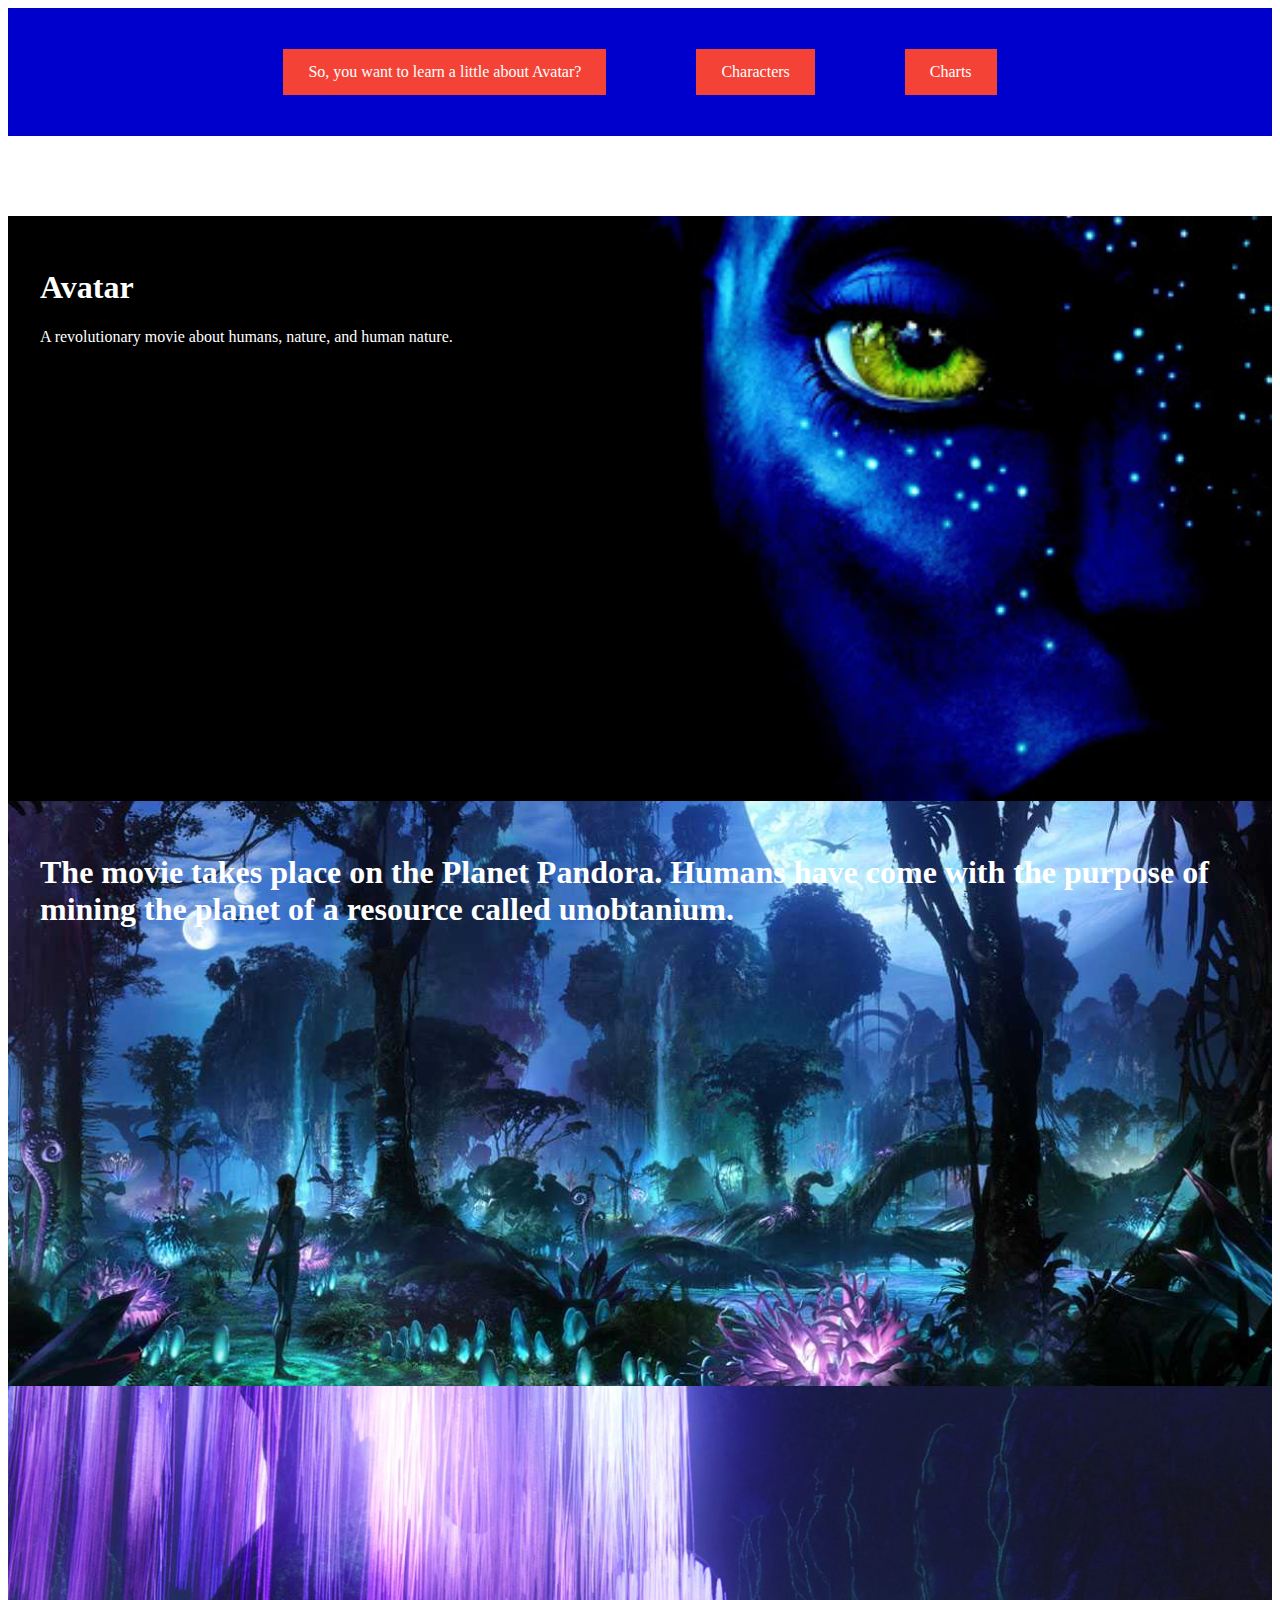
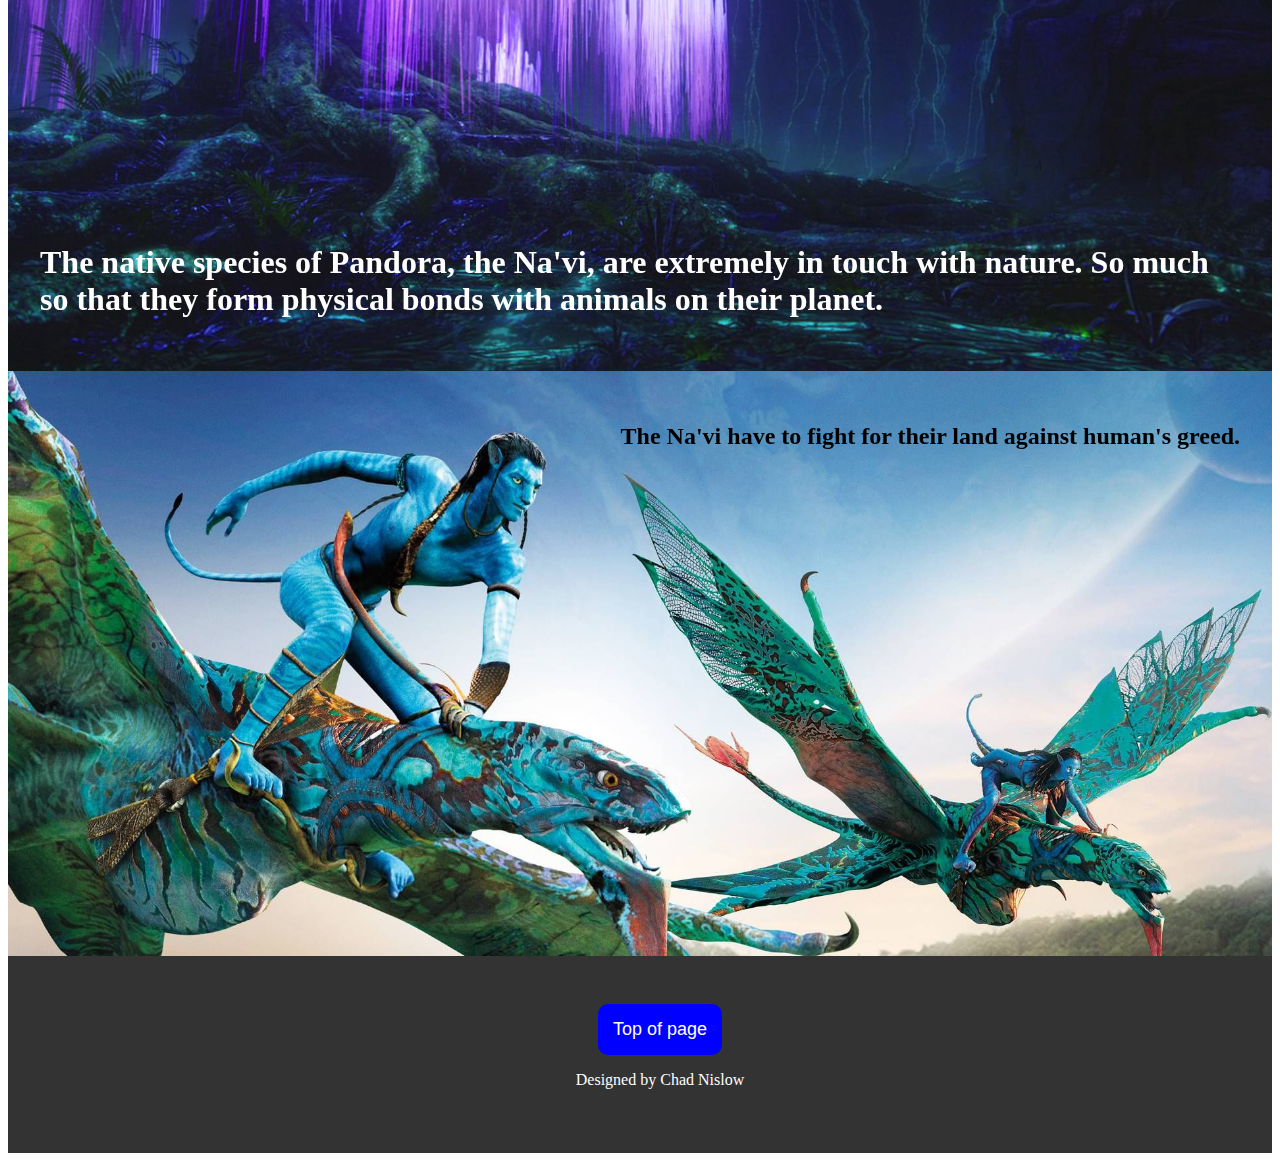
<file: index.html>
<!doctype html>
<html lang='en'>
    <head>
        <meta charset="utf-8">
        <meta http-equiv="x-ua-compatible" content="ie=edge">
        <title>Avatar</title>
        <meta name="description" content="">
        <meta name="viewport" content="width=device-width, initial-scale=1">
        <link href="https://fonts.googleapis.com/css?family=Open+Sans|Poppins&display=swap" rel="stylesheet">
        <link href="css/main.css" rel="stylesheet">
    </head>
    <body>

        <!-- Main Header -->
        <header>
          <nav id="nav-main">
            <ul>
              <!-- Home Link -->
              <li>
                <a href="index.html">
                  So, you want to learn a little about Avatar?
                </a>
            </li>
              <!-- Characters link -->
              <li>
                <a href="characters.html">
                  Characters
                </a>
              </li>
              <!-- Charts link -->
              <li>
                <a href="extra.html">
                  Charts
                </a>
              </li>
            </ul>
          </nav>
        </header>

        <!-- Main element -->
        <main>
          <section class="hero-container">
            <div class="hero-body">
              <h1>Avatar</h1>
              <p>A revolutionary movie about humans, nature, and human nature. </p>
            </div>
          </section>

          <section class="hero-container2">
            <div class="hero-body">
              <h1>The movie takes place on the Planet Pandora. Humans have come with the purpose of mining the planet of a resource called unobtanium. </h1>
            </div>
          </section>

          <section class="hero-container3">
            <div class="hero-body3">
              <h1>The native species of Pandora, the Na'vi, are extremely in touch with nature. So much so that they form physical bonds with animals on their planet. </h1>
            </div>
          </section>

          <section class="hero-container4">
            <div class="hero-body2">
              <h2>The Na'vi have to fight for their land against human's greed. </h2>
            </div>
          </section>          

        </main>

        <!-- Main Footer -->
        <footer>
          <nav id="nav-footer">
            <ul>
            <button type="button" onclick="topFunction()" class="myBtn" title="Go to top">
                Top of page
            </button>
            <p class="author">Designed by Chad Nislow</p>
            </ul>
          </nav>
        </footer>

        <script src="https://code.jquery.com/jquery-3.2.1.min.js" integrity="sha256-hwg4gsxgFZhOsEEamdOYGBf13FyQuiTwlAQgxVSNgt4=" crossorigin="anonymous"></script>
        <script>
          // When the user clicks on the button, scroll to the top of the document
          function topFunction() {
            document.body.scrollTop = 0; // For Safari
            document.documentElement.scrollTop = 0; // For Chrome, Firefox, IE and Opera
          }
        </script>
    </body>
</html>
</file>
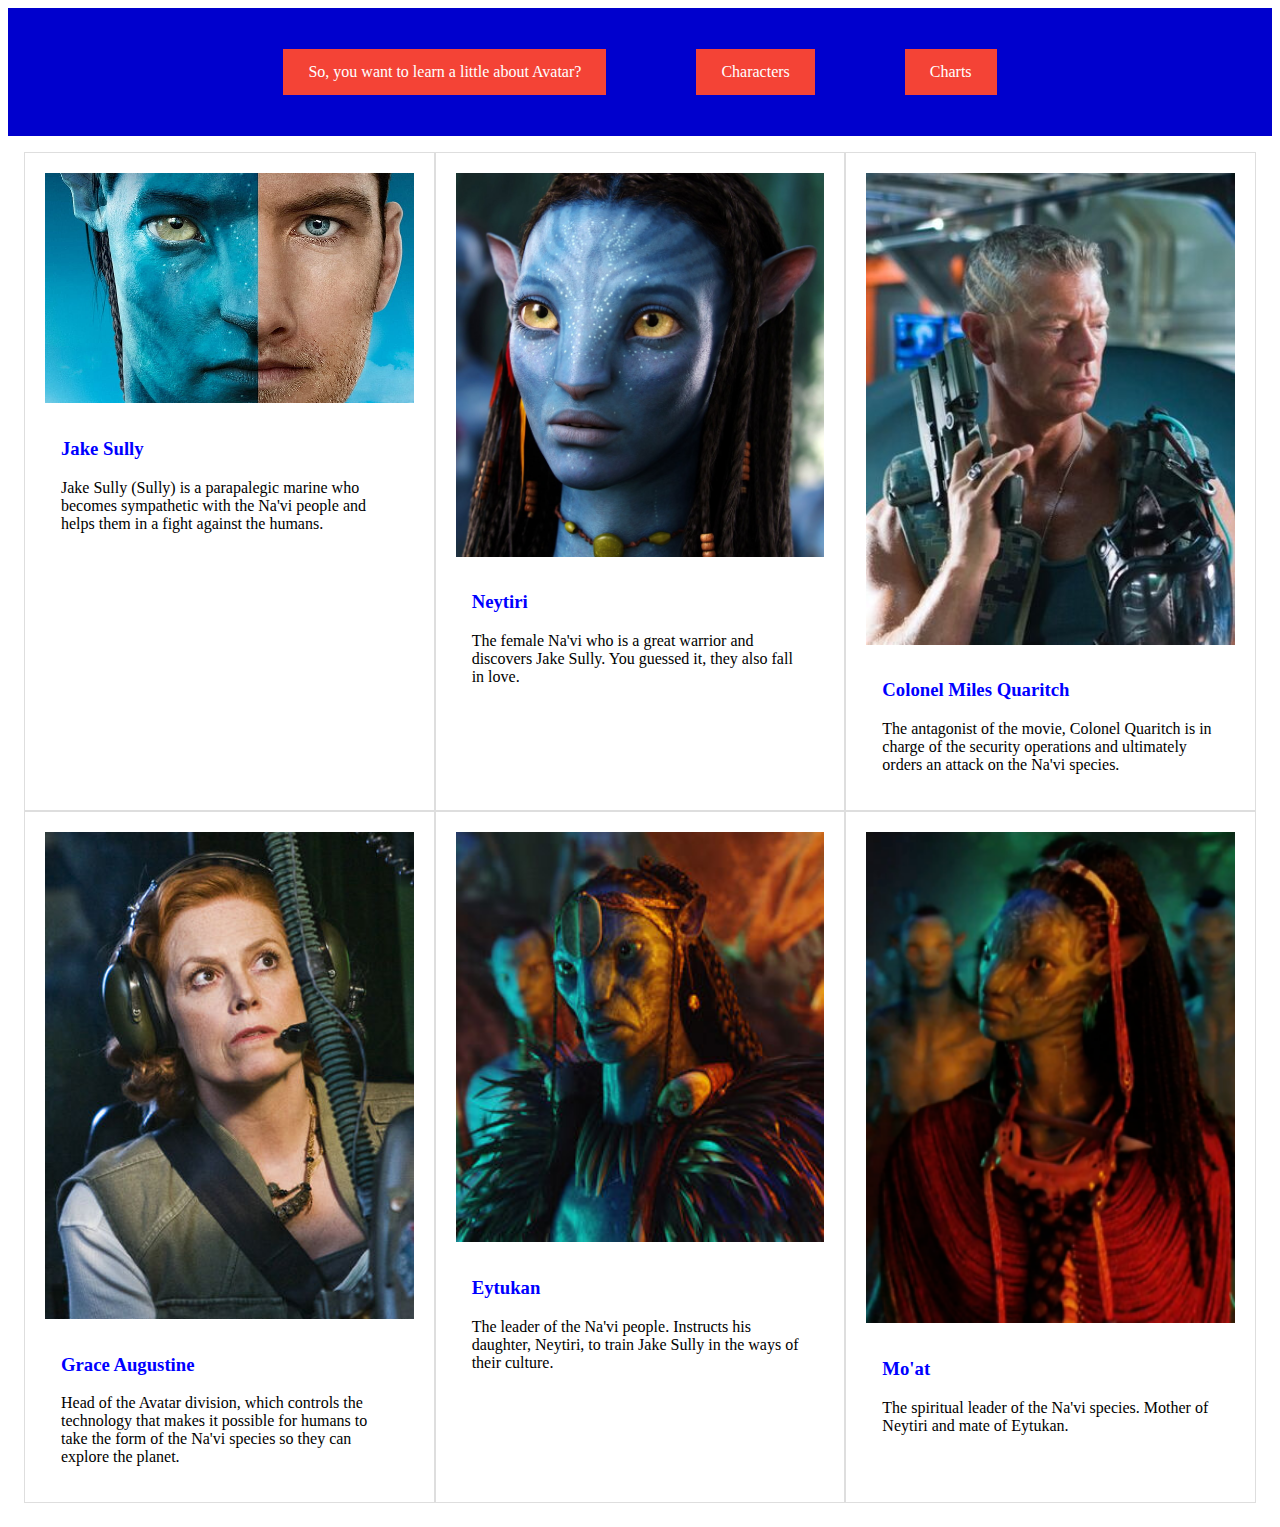
<file: characters.html>
<!doctype html>
<html lang='en'>
    <head>
        <meta charset="utf-8">
        <meta http-equiv="x-ua-compatible" content="ie=edge">
        <title>Avatar</title>
        <meta name="description" content="">
        <meta name="viewport" content="width=device-width, initial-scale=1">
        <link href="https://fonts.googleapis.com/css?family=Open+Sans|Poppins&display=swap" rel="stylesheet">
        <link href="css/main.css" rel="stylesheet">
    </head>

    <body>
        <!-- Main Header -->
        <header>
          <nav id="nav-main">
            <ul>
              <li>
                <!-- Home Link -->
                <a href="index.html">
                  So, you want to learn a little about Avatar?
                </a>
              </li>
              <!-- Characters link -->
              <li>
                <a href="characters.html">
                  Characters
                </a>
              </li>
              <!-- Charts link -->
              <li>
                <a href="extra.html">
                  Charts
                </a>
              </li>
            </ul>
          </nav>
        </header>

        <section class="container">
            <!-- Content Blocks -->
            <div class="content-blocks">
              <div class="content-blocks--item">
                <img src=css/jake-sully-avatar.jpg alt="Jake Sully Image">
                <div class="content-blocks--body">
                  <h3>Jake Sully</h3>
                  <p>Jake Sully (Sully) is a parapalegic marine who becomes sympathetic with the Na'vi people and helps them in a fight against the humans.</p>
                </div>
              </div>
              <div class="content-blocks--item">
                <img src=css/neytiri-avatar.jpg alt="Neytiri Image">
                <div class="content-blocks--body">
                  <h3>Neytiri</h3>
                  <p>The female Na'vi who is a great warrior and discovers Jake Sully. You guessed it, they also fall in love.</p>
                </div>
              </div>
              <div class="content-blocks--item">
                <img src=css/quaritch-avatar.jpg alt="Miles Quaritch Image">
                <div class="content-blocks--body">
                  <h3>Colonel Miles Quaritch</h3>
                  <p>The antagonist of the movie, Colonel Quaritch is in charge of the security operations and ultimately orders an attack on the Na'vi species.</p>
                </div>
              </div>
            </div>
            <div class="content-blocks">
              <div class="content-blocks--item">
                <img src=css/Grace-augustine-avatar.jpg alt="Grace Augustine Image">
                <div class="content-blocks--body">
                  <h3>Grace Augustine</h3>
                  <p>Head of the Avatar division, which controls the technology that makes it possible for humans to take the form of the Na'vi species so they can explore the planet.</p>
                </div>
              </div>
              <div class="content-blocks--item">
                <img src=css/Eytukan-avatar.jpg alt="Eytukan Image">
                <div class="content-blocks--body">
                  <h3>Eytukan</h3>
                  <p>The leader of the Na'vi people. Instructs his daughter, Neytiri, to train Jake Sully in the ways of their culture.</p>
                </div>
              </div>
              <div class="content-blocks--item">
                <img src=css/Moat.png alt="Mo'at Image">
                <div class="content-blocks--body">
                  <h3>Mo'at</h3>
                  <p>The spiritual leader of the Na'vi species. Mother of Neytiri and mate of Eytukan.</p>
                </div>
              </div>
            </div>

            <!-- Content Blocks - Dynamically loaded -->
            <!-- data attribute with value '6' added to div tag -->
            <div class="content-blocks" data-ajax-loaded="6"></div>
          </section>

    </body>
</html>
</file>
<file: css/main.css>
button { color: white; }

.container { 
  margin: auto;
  max-width: 1280px;
  padding: 1rem;
}

/* Header */
/* Making the position -webkit-sticky and sticky will cause the header to stay at the top
 * of the page as we scroll down. */
header { position: -webkit-sticky; position: sticky; top: 0; }

#button {
    -webkit-appearance: button;
    -moz-appearance: button;
    appearance: button;

    text-decoration: none;
    color: initial;
}

#nav-main {
  background: #0000CD;
  position: relative;
  top: 0;
  transition: all 300ms ease-in-out;
  width: 100%;
  z-index: 10;
}

#nav-main.has-scrolled {
  box-shadow: 0 2px 5px 8px rgba(0,0,0, .3);
}

#nav-main ul {
  align-items: center;
  margin: auto;
  display: flex;
  flex-flow: row wrap;
  justify-content: center;
  list-style: none;
  padding: 1rem;
}

#nav-main li {
  margin-left: 20px;
  margin-right: 20px;
  padding: 25px;
}

/* Common elements Part 1 */
#nav-main a {
  background-color: #f44336;
  padding: 14px 25px;
  text-align: center;
  text-decoration: none;
  display: inline-block;
  color: white;
}

#nav-main a:hover{
  color: black;
}

/* Main */
main {
  margin-top: 80px;
}

/* Hero Container */
.hero-container {
  background-repeat: no-repeat;
  background-position: center;
  background-image: url('⁨../../Avatar Image2.jpg');
  background-size: cover;
  min-height: 65vh;
  position: relative;
}

.hero-body {
  padding: 2rem;
  position: absolute;
  margin: auto;
  color: white;
  text-shadow: brown;
  z-index: 1;
}

.hero-container2 {
  background-repeat: no-repeat;
  background-position: center;
  background-image: url('⁨../../avatar image3.jpg');
  background-size: cover;
  min-height: 65vh;
  position: relative;
}

.hero-body2 {
  padding: 2rem;
  position: absolute;
  right: 0;
  margin: auto;
  color: black;
  text-shadow: brown;
  z-index: 1;
}

.hero-container3 {
  background-repeat: no-repeat;
  background-position: center;
  background-image: url('⁨../../avatar tree.png');
  background-size: cover;
  min-height: 65vh;
  position: relative;
}
.hero-body3 {
  padding: 2rem;
  position: absolute;
  bottom: 0;
  margin: auto;
  color: white;
  text-shadow: brown;
  z-index: 1;
}

.hero-container4 {
  background-repeat: no-repeat;
  background-position: center;
  background-image: url('⁨../../Avatar Image1.jpg');
  background-size: cover;
  min-height: 65vh;
  position: relative;
}

/* Content Blocks */
.content-blocks {
  /* Flexbox to make easier to work with */
  display: flex;
  margin-top: 25px;
  margin-bottom: 25px;
  max-width: 1280px;
  margin: auto;
}

.content-blocks .content-blocks--item {
  border: 1px solid #dedede;
  /* 3 blocks per row with flex set to 33.33 % */
  flex: 33.33%;
  padding: 20px;
}

@media screen and (max-width: 1200px) {
  .content-blocks--item {
    flex: 100%;
  }
}

.content-blocks .content-blocks--item img { 
  display: block;
  width: 100%;
}
.content-blocks .content-blocks--body {
  padding: 1rem;
}

.content-blocks .content-blocks--body p {
  margin-bottom: 0%;
}

.content-blocks .content-blocks--body h3 {
  color: blue;
}

/* Footer */
footer {
  background: #333333;
  padding: 2rem;
  text-align: center;
}

#nav-footer {
  display: flex;
  flex-flow: row wrap;
  justify-content: center;
}

#nav-footer .myBtn {
  border: none; /* Remove borders */
  outline: none; /* Remove outline */
  background-color: blue; /* Set a background color */
  color: white; /* Text color */
  cursor: pointer; /* Add a mouse pointer on hover */
  padding: 15px; /* Some padding */
  border-radius: 10px; /* Rounded corners */
  font-size: 18px; /* Increase font size */
}

#nav-footer .myBtn:hover {
  background-color: #555; /* Add a dark-grey background on hover */
}

/* Disclaimer color white */
#nav-footer .author {
  position: static;
  right: 0;
  bottom: 0;
  color: white;
}
</file>
